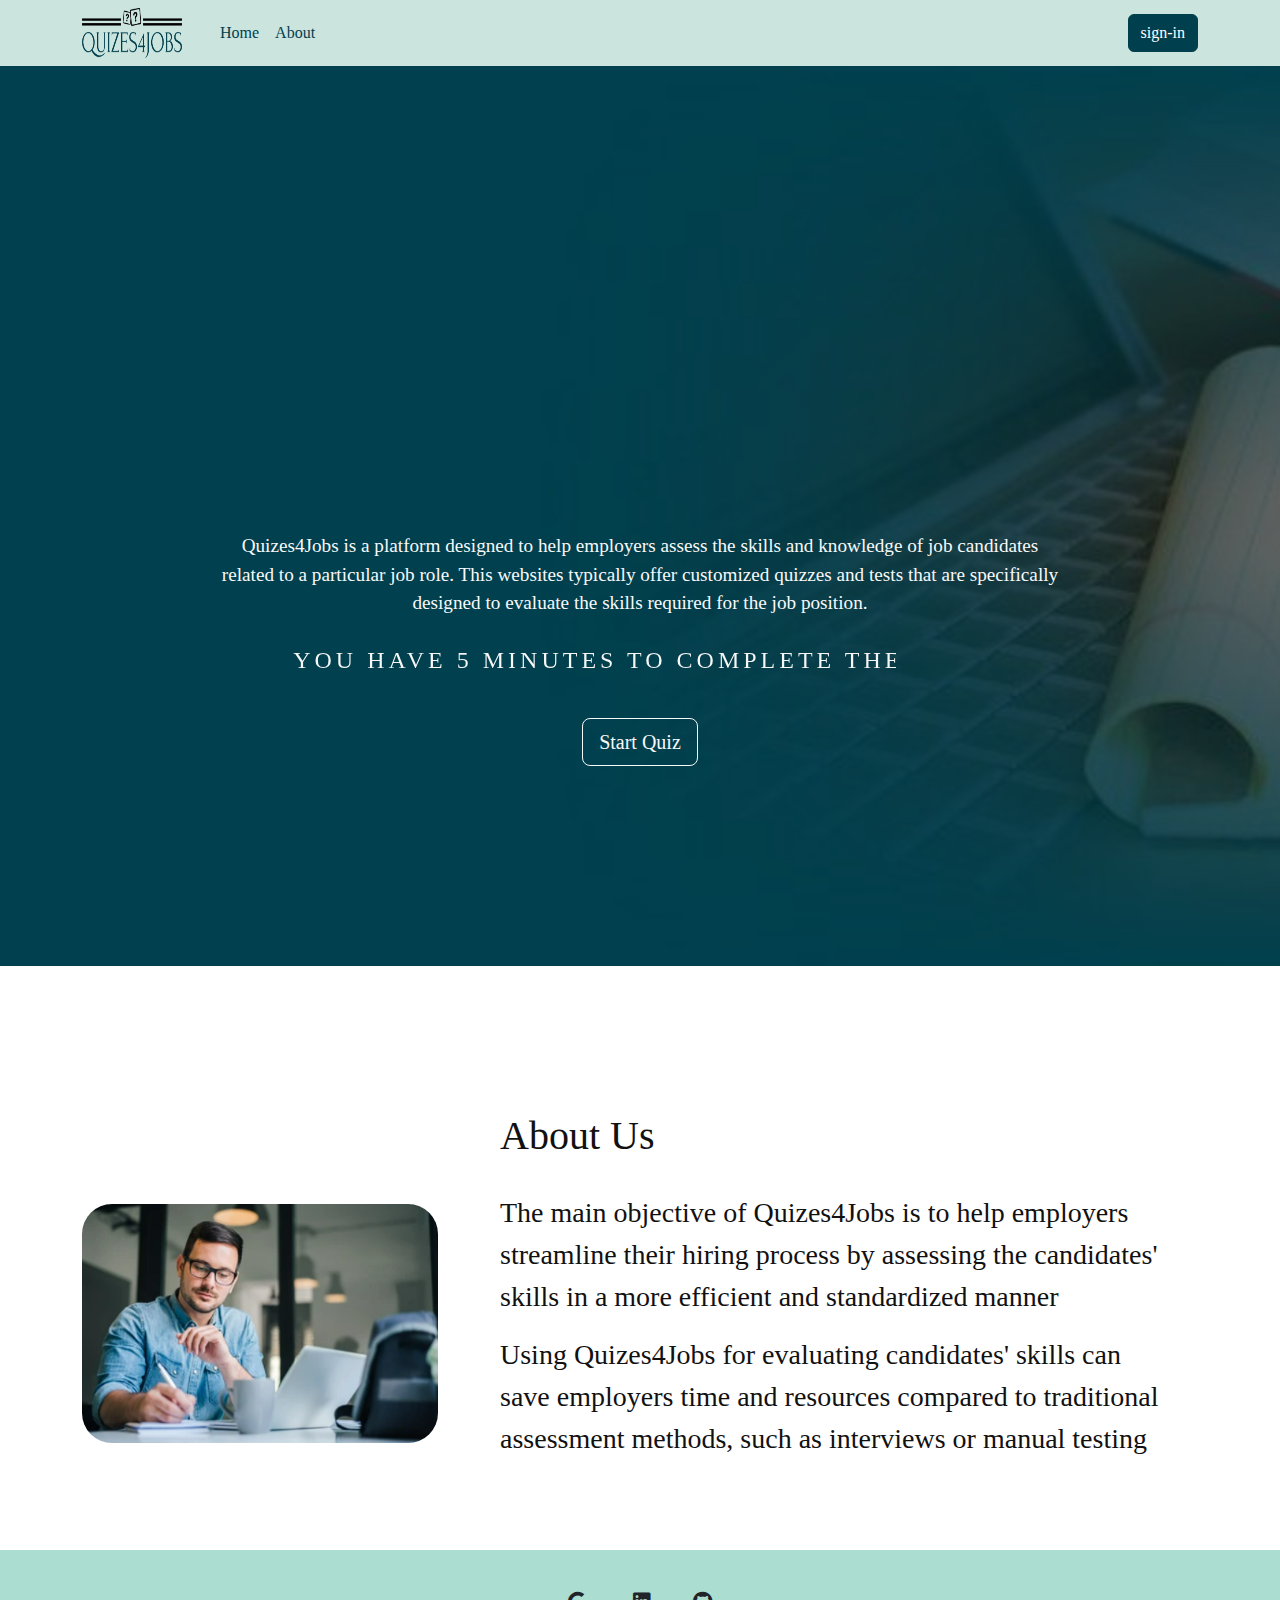
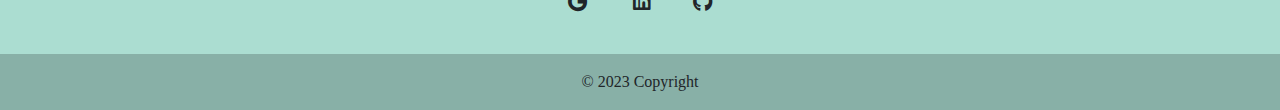
<file: index.html>
<!DOCTYPE html>
<html lang="en">
<head>
    <meta charset="UTF-8">
    <meta http-equiv="X-UA-Compatible" content="IE=edge">
    <meta name="viewport" content="width=device-width, initial-scale=1.0">
    <title>Document</title>
    <link href="https://cdn.jsdelivr.net/npm/bootstrap@5.3.0-alpha3/dist/css/bootstrap.min.css" rel="stylesheet" integrity="sha384-KK94CHFLLe+nY2dmCWGMq91rCGa5gtU4mk92HdvYe+M/SXH301p5ILy+dN9+nJOZ" crossorigin="anonymous">
<script src="https://cdn.jsdelivr.net/npm/bootstrap@5.3.0-alpha3/dist/js/bootstrap.bundle.min.js" integrity="sha384-ENjdO4Dr2bkBIFxQpeoTz1HIcje39Wm4jDKdf19U8gI4ddQ3GYNS7NTKfAdVQSZe" crossorigin="anonymous"></script>
<link href="https://cdn.jsdelivr.net/npm/bootstrap@5.2.3/dist/css/bootstrap.min.css" rel="stylesheet">
<link href="https://cdnjs.cloudflare.com/ajax/libs/font-awesome/6.1.2/css/all.min.css" rel="stylesheet" />
<link rel="stylesheet" href="./css/styleUser.css">
</head>
<body>
  <nav class="navbar navbar-expand-lg navbar-light sticky-top" style="background-color: #CBE4DE;">
    <div class="container">
        <img src="./img/Logo.png" style="width: 100px; height: 50px; margin-right:30px" alt="Logo">
      
      <button class="navbar-toggler " data-bs-toggle="collapse" data-bs-target="#navbarTogglerDemo02">
        <span class="navbar-toggler-icon"></span>
        </button>

      <div class="collapse navbar-collapse" id="navbarTogglerDemo02" >
        <ul class="navbar-nav me-auto mb-2 mb-lg-0 " >
          <li class="nav-item">
            <a class="nav-link " style="color: #00404e;" href="#">Home</a>
          </li>

          <li class="nav-item">
            <a class="nav-link"  style="color: #00404e;" href="#about-section1" >About</a >
          </li>
        </ul>
        
          <a
            class="btn btn-secondary bs-btn-hover-color:gray; "
            target="_blank"
            href="./html/login.html"
            type="button" 
            
            style="background-color: #00404e; border-color: #00404e; text-decoration: none; "
          >
            sign-in
          </a>
      </div>
    </div>
  </nav>
      <header>
     <div class="d-flex min-vh-100" lc-helper="background" style="background:url('./img/istockphoto-1364994903-640x640.jpg') center / cover no-repeat; background-color:#201f1fc6; background-blend-mode: overlay;">
       <div class="align-self-center text-center text-light col-md-8 offset-md-2">
         <div class="lc-block mb-4">
           <div editable="rich">
                     <div  id="intro" class="display-1 fw-bolder" style="    margin-bottom: 74px;
                     ">
                       <div id="intro1"><span>Welcome </span> <span>To</span> <span> Quizes4Jobs </span></div>
                 </div>
                     <p style="font-size: larger;">Quizes4Jobs is a platform designed to help employers assess the skills and knowledge of job candidates related to a particular job role. This websites typically offer customized quizzes and tests that are specifically designed to evaluate the skills required for the job position.</p>
           </div>
         </div>
         <div class="lc-block">
           <div editable="rich">
             <p class="lead" style="color:rgb(236, 236, 236)" >You have 5 minutes to complete the quiz
             </p>
                     <br>
                     <a  class="btn btn-outline-light btn-lg"  href="./html/login.html" role="button" style="text-decoration: none;">Start Quiz</a>
           </div>
         </div>
       </div>
     </div>
      </main>
         </div>
     </div>
<br>
<br>
    </header>
      <section>
        <div id="about-section1" class="container">
          <div class="row">
              <div class="col-lg-4 col-sm-12" style="padding-top: 10rem;">
                  <img class="img-responsive" src="./img/aboutUsImage.PNG "  style="width: -webkit-fill-available;
                  
                      border-radius: 30px; margin-top: 30px;">
                  </div>
       <div class=" about-section col-lg-8 col-sm-12 mt-5">
          <h1>About Us </h1>
          <br>
          <p class="fs-3">The main objective of Quizes4Jobs is to help employers streamline their hiring process by assessing the candidates' skills in a more efficient and standardized manner</p>
          <p class="fs-3">Using Quizes4Jobs for evaluating candidates' skills can save employers time and resources compared to traditional assessment methods, such as interviews or manual testing</p>
        </div>
          </div>
      </div>
    </section>
<br>
    <section>

      <footer class="text-center text-white" style="background-color: #abddd1">
        <!-- Grid container -->
        <div class="container pt-4">
          <!-- Section: Social media -->
          <section class="mb-4">
      
            <!-- Google -->
            <a
              class="btn btn-link btn-floating btn-lg text-dark m-1"
              href="mailto:amro.kh.alkhazaleh@gmail.com"
              role="button"
              data-mdb-ripple-color="dark"
              ><i class="fab fa-google"></i
            ></a>
            <!-- Linkedin -->
            <a
              class="btn btn-link btn-floating btn-lg text-dark m-1"
              target="_blank" href="https://www.linkedin.com/in/amro-alkhazaleh-3097b9219/"
              role="button"
              data-mdb-ripple-color="dark"
              ><i class="fab fa-linkedin"></i
            >
            <!-- Github -->
            <a
              class="btn btn-link btn-floating btn-lg text-dark m-1" 
              target="_blank" href="https://github.com/Group-4-Quiz-Website/G4-Quiz-Website.git"
              role="button"
              data-mdb-ripple-color="dark"
              ><i class="fab fa-github"></i
            ></a>
          </section>
          <!-- Section: Social media -->
        </div>
        <!-- Grid container -->  
        <!-- Copyright -->
        <div class="text-center text-dark p-3" style="background-color: rgba(0, 0, 0, 0.2);">
          © 2023 Copyright
        </div>
        <!-- Copyright -->
      </footer>
      
    </section>
</body>
</html>
</file>
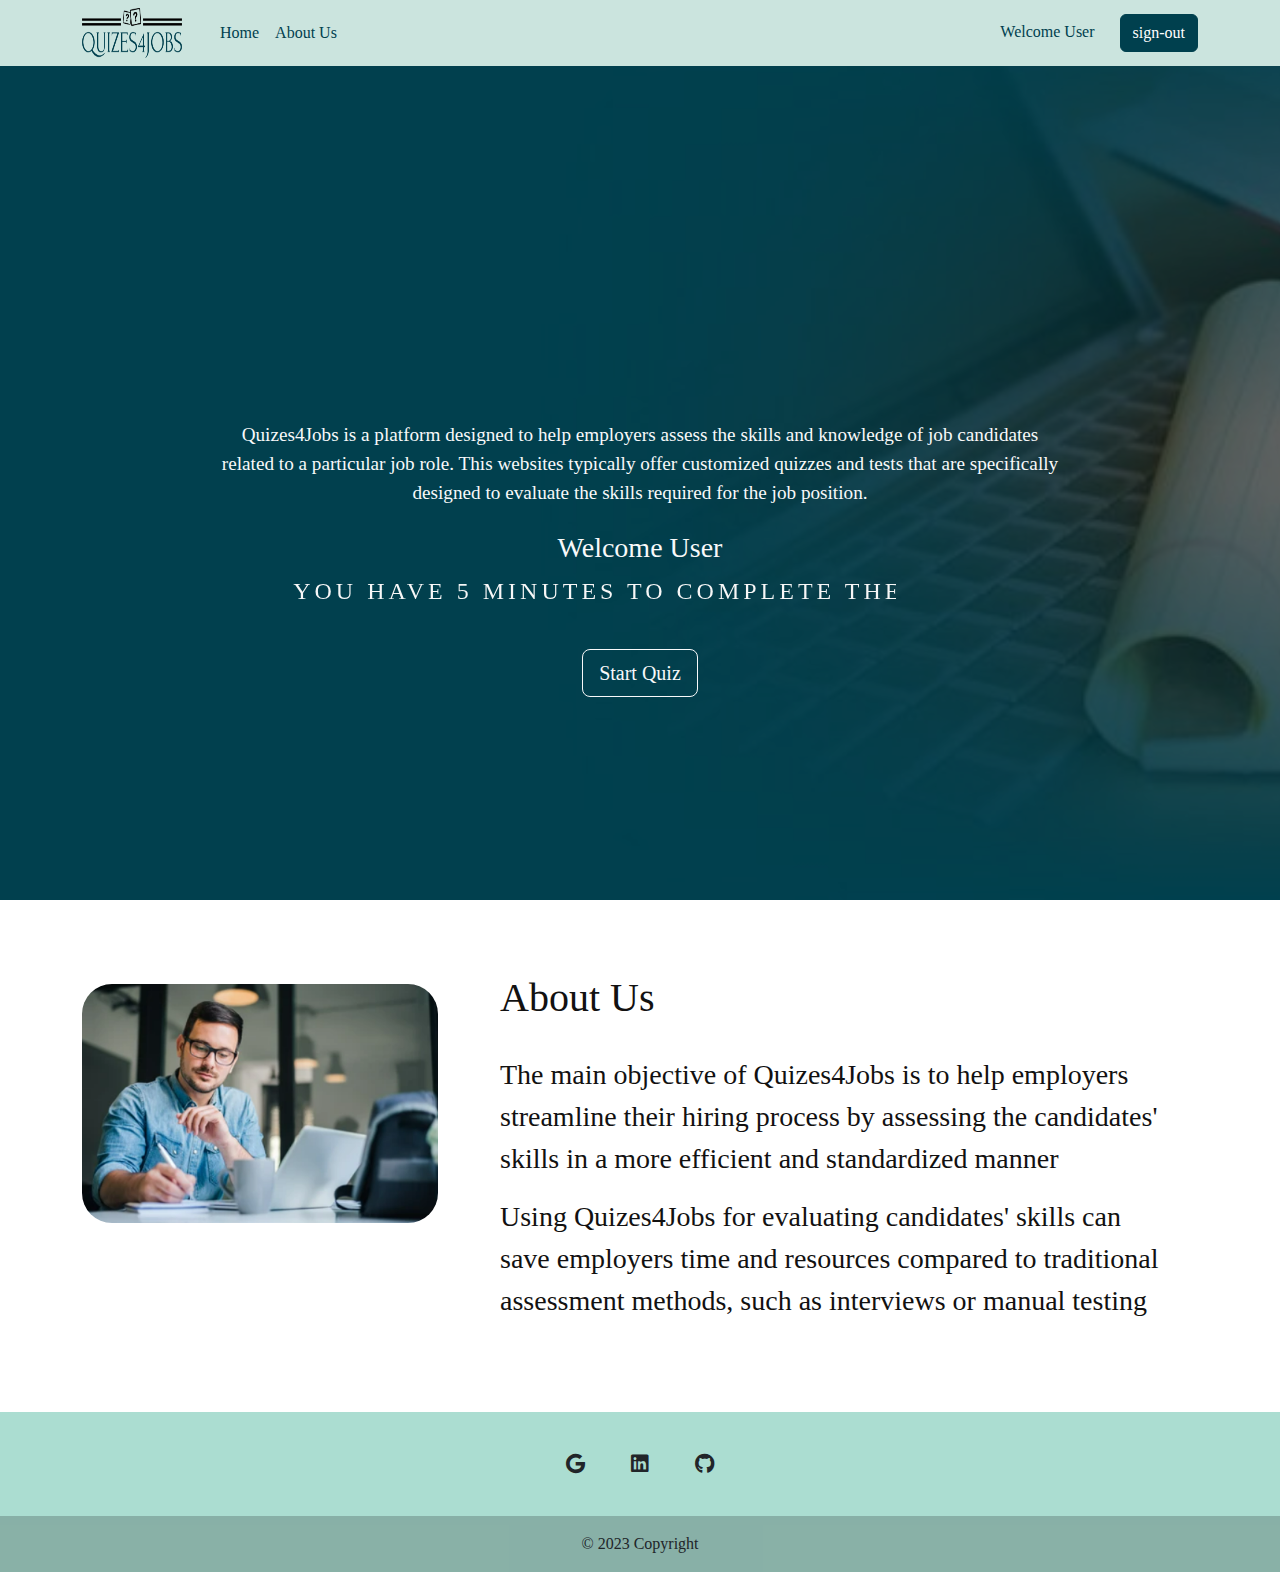
<file: html/homePageUser.html>
<!DOCTYPE html>
<html lang="en">
  <head>
    <meta charset="UTF-8" />
    <meta http-equiv="X-UA-Compatible" content="IE=edge" />
    <meta name="viewport" content="width=device-width, initial-scale=1.0" />
    <meta name="theme-color" content="#333641" />
    <link
      href="https://cdn.jsdelivr.net/npm/bootstrap@5.2.3/dist/css/bootstrap.min.css"
      rel="stylesheet"
    />
    <link
      href="https://cdnjs.cloudflare.com/ajax/libs/font-awesome/6.1.2/css/all.min.css"
      rel="stylesheet"
    />
    <link rel="stylesheet" href="../css/styleUser.css" />
    <title>Document</title>
  </head>
  <body>
    <header>
      <nav
        class="navbar navbar-expand-lg navbar-light"
        style="
          background-color: #cbe4de;
          position: fixed;
          width: 100%;
          z-index: 10;
        "
      >
        <div class="container">
          <img src="../img/logoQJ.png" style="width: 100px; height: 50px; margin-right:30px" />

          <button
            class="navbar-toggler"
            type="button"
            data-bs-toggle="collapse"
            data-bs-target="#navbarTogglerDemo02"
          >
            <span class="navbar-toggler-icon"></span>
          </button>
          <div class="collapse navbar-collapse" id="navbarTogglerDemo02">
            <ul
              class="navbar-nav me-auto mb-2 mb-lg-0"
              
            >
              <li class="nav-item">
                <a class="nav-link" style="color: #00404e" href="#">Home</a>
              </li>

              <li class="nav-item">
                <a
                  class="nav-link"
                  style="color: #00404e"
                  href="#about-section1"
                  >About Us</a
                >
              </li>
            </ul>

            <h6
              id="welcomUser"
              style="padding-top: 5px; padding-right: 25px; color: #00404e"
            >
              <span
                style="font-size: 15px; color: #00404e; padding-right: 5px"
                class="fas"
                >&#xf2bd;</span
              >Welcome User
            </h6>

            <button
              class="btn btn-secondary bs-btn-hover-color:gray;"
              onclick="signout()"
              style="
                background-color: #00404e;
                border-color: #00404e;
                
              "
            >
              sign-out
            </button>
          </div>
        </div>
      </nav>
    </header>

    <main>
      <div
        class="d-flex min-vh-100"
        lc-helper="background"
        style="
          background: url('../img/back.jpg') center / cover no-repeat;
          background-color: #201f1fc6;
          background-blend-mode: overlay;
        "
      >
        <div
          class="align-self-center text-center text-light col-md-8 offset-md-2"
        >
          <div class="lc-block mb-4">
            <div editable="rich">
              <div
                id="intro"
                class="display-1 fw-bolder"
                style="margin-bottom: 74px"
              >
                <div id="intro1" style="margin-top: 3rem">
                  <span>Welcome</span> <span>In</span>
                  <span> Quizes4Jobs </span>
                </div>
              </div>

              <p style="font-size: larger">
                Quizes4Jobs is a platform designed to help employers assess the
                skills and knowledge of job candidates related to a particular
                job role. This websites typically offer customized quizzes and
                tests that are specifically designed to evaluate the skills
                required for the job position.
              </p>
            </div>
          </div>

          <div class="lc-block">
            <div editable="rich">
              <h3 id="welcomUser1" class="lead1">Welcome User</h3>

              <p class="lead" style="color: rgb(253, 253, 253)">
                You have 5 minutes to complete the quiz
              </p>
              <br />
              <a
                class="btn btn-outline-light btn-lg"
                href="./quizPage.html"
                role="button"
                >Start Quiz</a
              >
            </div>
          </div>
        </div>
      </div>
    </main>
    <br />
    <div id="about-section1" class="container">
      <div class="row">
        <div class="col-lg-4 col-sm-12">
          <img
            class="img-responsive"
            src="../img/aboutUsImage.PNG"
            style="
              width: -webkit-fill-available;

              border-radius: 30px;
              margin-top: 60px;
            "
          />
        </div>
        <div class="about-section col-lg-8 col-sm-12">
          <h1>About Us</h1>
          <br />
          <p class="fs-3">
            The main objective of Quizes4Jobs is to help employers streamline
            their hiring process by assessing the candidates' skills in a more
            efficient and standardized manner
          </p>
          <p class="fs-3">
            Using Quizes4Jobs for evaluating candidates' skills can save
            employers time and resources compared to traditional assessment
            methods, such as interviews or manual testing
          </p>
        </div>
      </div>
    </div>

    <br />

    <footer class="text-center text-white" style="background-color: #abddd1">
      <!-- Grid container -->
      <div class="container pt-4">
        <!-- Section: Social media -->
        <section class="mb-4">
          <!-- Google -->
          <a
            class="btn btn-link btn-floating btn-lg text-dark m-1"
            href="mailto:amro.kh.alkhazaleh@gmail.com"
            role="button"
            data-mdb-ripple-color="dark"
            ><i class="fab fa-google"></i
          ></a>

          <!-- Linkedin -->
          <a
            class="btn btn-link btn-floating btn-lg text-dark m-1"
            target="_blank"
            href="https://www.linkedin.com/in/amro-alkhazaleh-3097b9219/"
            role="button"
            data-mdb-ripple-color="dark"
            ><i class="fab fa-linkedin"></i
          ></a>
          <!-- Github -->
          <a
            class="btn btn-link btn-floating btn-lg text-dark m-1"
            target="_blank"
            href="https://github.com/Group-4-Quiz-Website/G4-Quiz-Website.git"
            role="button"
            data-mdb-ripple-color="dark"
            ><i class="fab fa-github"></i
          ></a>
        </section>
        <!-- Section: Social media -->
      </div>
      <!-- Grid container -->

      <!-- Copyright -->
      <div
        class="text-center text-dark p-3"
        style="background-color: rgba(0, 0, 0, 0.2)"
      >
        © 2023 Copyright
      </div>
      <!-- Copyright -->
    </footer>

    <script src="../js/appuser.js"></script>
    <script src="https://cdn.jsdelivr.net/npm/bootstrap@5.2.3/dist/js/bootstrap.bundle.min.js"></script>
  </body>
</html>
</file>
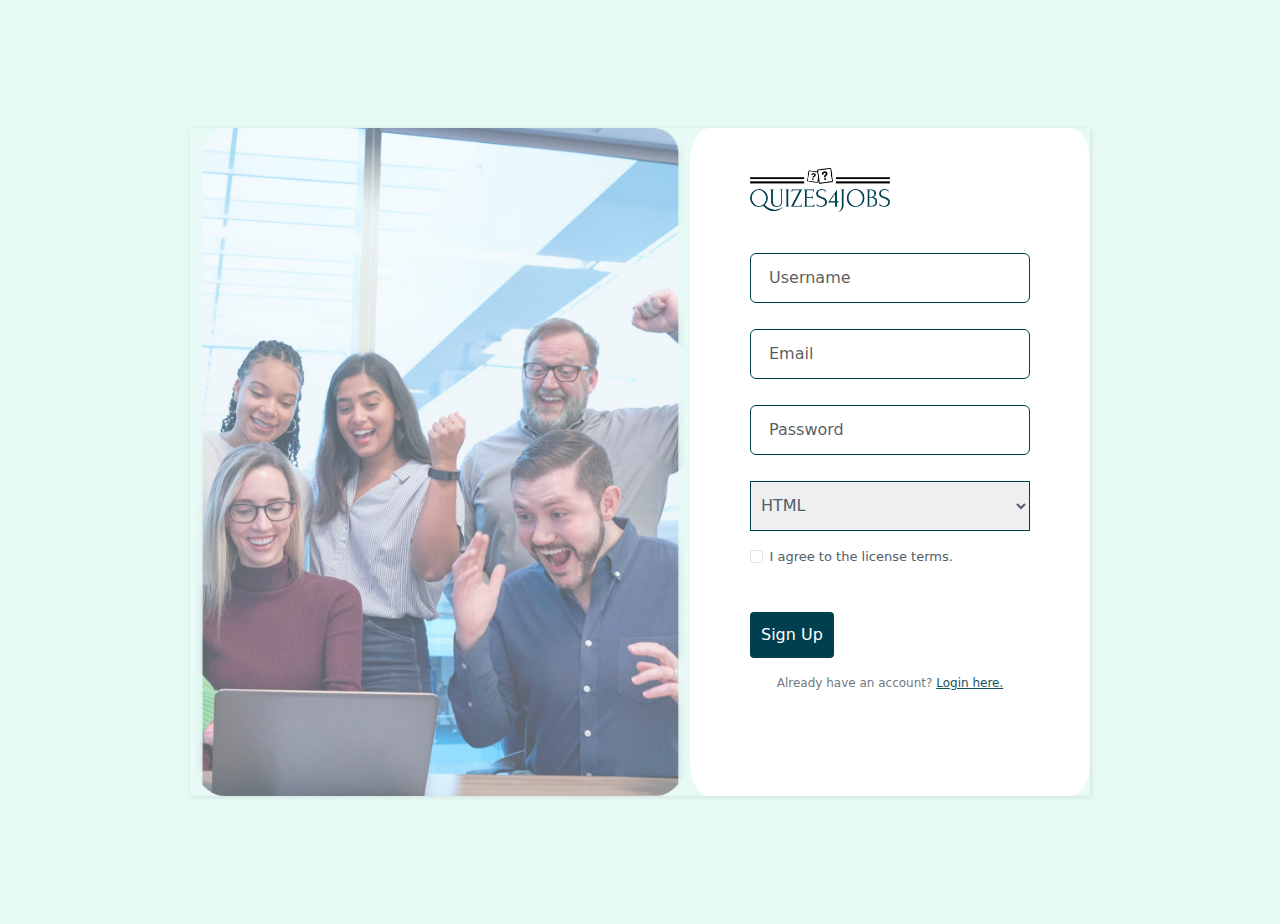
<file: html/register.html>
<!DOCTYPE html>
<html lang="en">
  <head>
    <meta charset="utf-8" />
    <meta
      name="viewport"
      content="width=device-width, initial-scale=1.0, shrink-to-fit=no"
    />
    <title>Registration Page</title>
    <link
      rel="stylesheet"
      href="https://cdn.jsdelivr.net/npm/bootstrap@5.1.3/dist/css/bootstrap.min.css"
    />
    <link rel="stylesheet" href="../css/register.css" />
  </head>

  <body>
    <!-- Start: Registration Form with Photo -->
    <section class="register-photo">
      <!-- Start: Form Container -->
      <div class="form-container">
        <!-- Start: Image -->
        <div class="image-holder"></div>
        <!-- End: Image -->
        <form action="./homePageUser.html" id="regForm" style="border-radius: 5%">
          <img src="../img/logoQuizWebsite.png" class="w-50" />
          <h2 class="text-center"><img class="align-items-start" alt="" /></h2>
          <div class="mb-3">
            <input
              class="form-control"
              type="text"
              name="name"
              placeholder="Username"
            />
            <p id="username-error"></p>
          </div>

          <div class="mb-3">
            <input
              class="form-control"
              type="text"
              name="email"
              placeholder="Email"
            />
            <p id="email-error"></p>
          </div>
          <div class="mb-3">
            <input
              class="form-control"
              type="password"
              name="password"
              placeholder="Password"
            />
            <p id="pass-error"></p>
          </div>
          <!-- <div class="mb-3"><input class="form-control" type="password" name="password-repeat"
                        placeholder="Confirm Password"></div> -->
          <!-- Start: Dropdown -->
          <div class="dropdown">
            <select id="spanier" class="btn-primary1 w-100">
              <option>HTML</option>
              <option>CSS</option>
              <option>JavaScript</option>
            </select>
          </div>

          <!-- End: Dropdown -->

          <div class="mb-3"></div>
          <div class="form-check">
            <label class="form-check-label"
              ><input class="form-check-input" type="checkbox" />I agree to the
              license terms.</label
            >
            <p id="check-error"></p>
          </div>
          <div class="mb-3">
            <input
              class="btn btn-primarysignup d-block w-40"
              type="submit"
              value="Sign Up"
            />
          </div>

          <p class="already" style="color: #646d75">
            Already have an account?
            <a href="./login.html" style="color: #00404e">Login here.</a>
          </p>

          <br />
          <br />
        </form>
      </div>
      <!-- End: Form Container -->
    </section>
    <!-- End: Registration Form with Photo -->
    
    <script src="https://cdn.jsdelivr.net/npm/bootstrap@5.1.3/dist/js/bootstrap.bundle.min.js"></script>
    <script src="../js/register.js"></script>
  </body>
</html>
</file>
<file: css/styleUser.css>
.about-section {
    padding: 50px;
    text-align:left;
    background-color: #ffffff;
    color: rgb(18, 17, 17);
  }
  @import url("https://fonts.googleapis.com/css?family=Montserrat&display=swap");

  
  
  
  #intro1 {
    
    transform: scale(0.94);
    animation: scale 30s forwards cubic-bezier(0.5, 1, 0.89, 1) ;
  }
  @keyframes scale {
    100% {
      transform: scale(1);
    }
  }
  
  span {
    display: inline-block;
    opacity: 0;
    filter: blur(4px);
  }
  
  span:nth-child(1) {
    animation: fade-in 0.8s 0.1s forwards cubic-bezier(0.11, 0, 0.5, 0);
  }
  
  span:nth-child(2) {
    animation: fade-in 0.8s 0.2s forwards cubic-bezier(0.11, 0, 0.5, 0);
  }
  
  span:nth-child(3) {
    animation: fade-in 0.8s 0.3s forwards cubic-bezier(0.11, 0, 0.5, 0);
  }
 
  
  @keyframes fade-in {
    100% {
      opacity: 1;
      filter: blur(0);
    }
  }
  body{
    font-family: serif;
  }
  .lead{
    font-size:x-large;
    font-family: fantasy;
    position: relative;
    
    text-transform: uppercase;
    /* font-size: 2em; */
    letter-spacing: 4px;
    overflow: hidden;
    background: linear-gradient(90deg, #f7f7f7, #f7f7f7);
    background-repeat: no-repeat;
    background-size: 80%;
    animation: animate 8s linear infinite;
    -webkit-background-clip: text;
    -webkit-text-fill-color: rgba(246, 6, 6, 0);
  }
  
  @keyframes animate {
    0% {
      background-position: -500%;
    }
    100% {
      background-position: 500%;
    }
  }
 

  .btn-secondary {
   
  
    --bs-btn-hover-color: #898282;
 }
 .nav-link {
  --bs-hover-color:white;}
</file>
<file: css/register.css>
.register-photo {
    background: #e7faf5;
    padding: 10%
}

.register-photo .image-holder {
    display: table-cell;
    border-radius: 7%;
    width: auto;
    background: url(../img/image.png) 0 0/cover
}

.register-photo .form-container {
    display: table;
    max-width: 900px;
    width: 100%;
    margin: 0 auto;
    box-shadow: 1px 1px 5px rgba(0, 0, 0, .1)
}

.register-photo form {
    display: table-cell;
    width: 400px;
    background-color: #fff;
    padding: 40px 60px;
    color: #505e6c
}

@media (max-width:991px) {
    .register-photo form {
        padding: 40px
    }
}

.register-photo form h2 {
    font-size: 24px;
    line-height: 1.5;
    margin-bottom: 5px
}

.register-photo form .form-control {
    border: 1px solid #00404e;
    box-shadow: none;
    outline: 0;
    color: inherit;
    text-indent: 6px;
    height: 50px
}

.btn-primary1 {
    border: 1px solid #00404e;
    box-shadow: none;
    outline: 0;
    color: inherit;
    text-indent: 6px;
    height: 50px
}

.register-photo form .form-check {
    font-size: 13px;
    line-height: 20px
}


.register-photo form .btn-primarysignup {
    color: #fff;
    background: #00404e;
    border: none;
    border-radius: 4px;
    padding: 11px;
    box-shadow: none;
    margin-top: 35px;
    text-shadow: none;
    outline: 0 !important
}



.register-photo form .btn-primarysignup:active,
.register-photo form .btn-primarysignup:hover {
    background: #077993
}



.register-photo form .btn-primarysignup:active {
    transform: translateY(1px)
}


.register-photo form .already {
    display: block;
    text-align: center;
    font-size: 12px;
    opacity: .9;
    text-decoration: none
}
.input-error{
    border: 1px solid red !important;
    color: red;
}
#username-error{
    color: red;
    font-size: 10px;
    padding: 5px 10px;
}
#email-error{
    color: red;
    font-size: 10px;
    padding: 5px 10px;
}
#pass-error{
    color: red;
    font-size: 10px;
    padding: 5px 10px;
}
#check-error{
    color: red;
    font-size: 10px;
    padding: 5px 10px;
}
</file>
